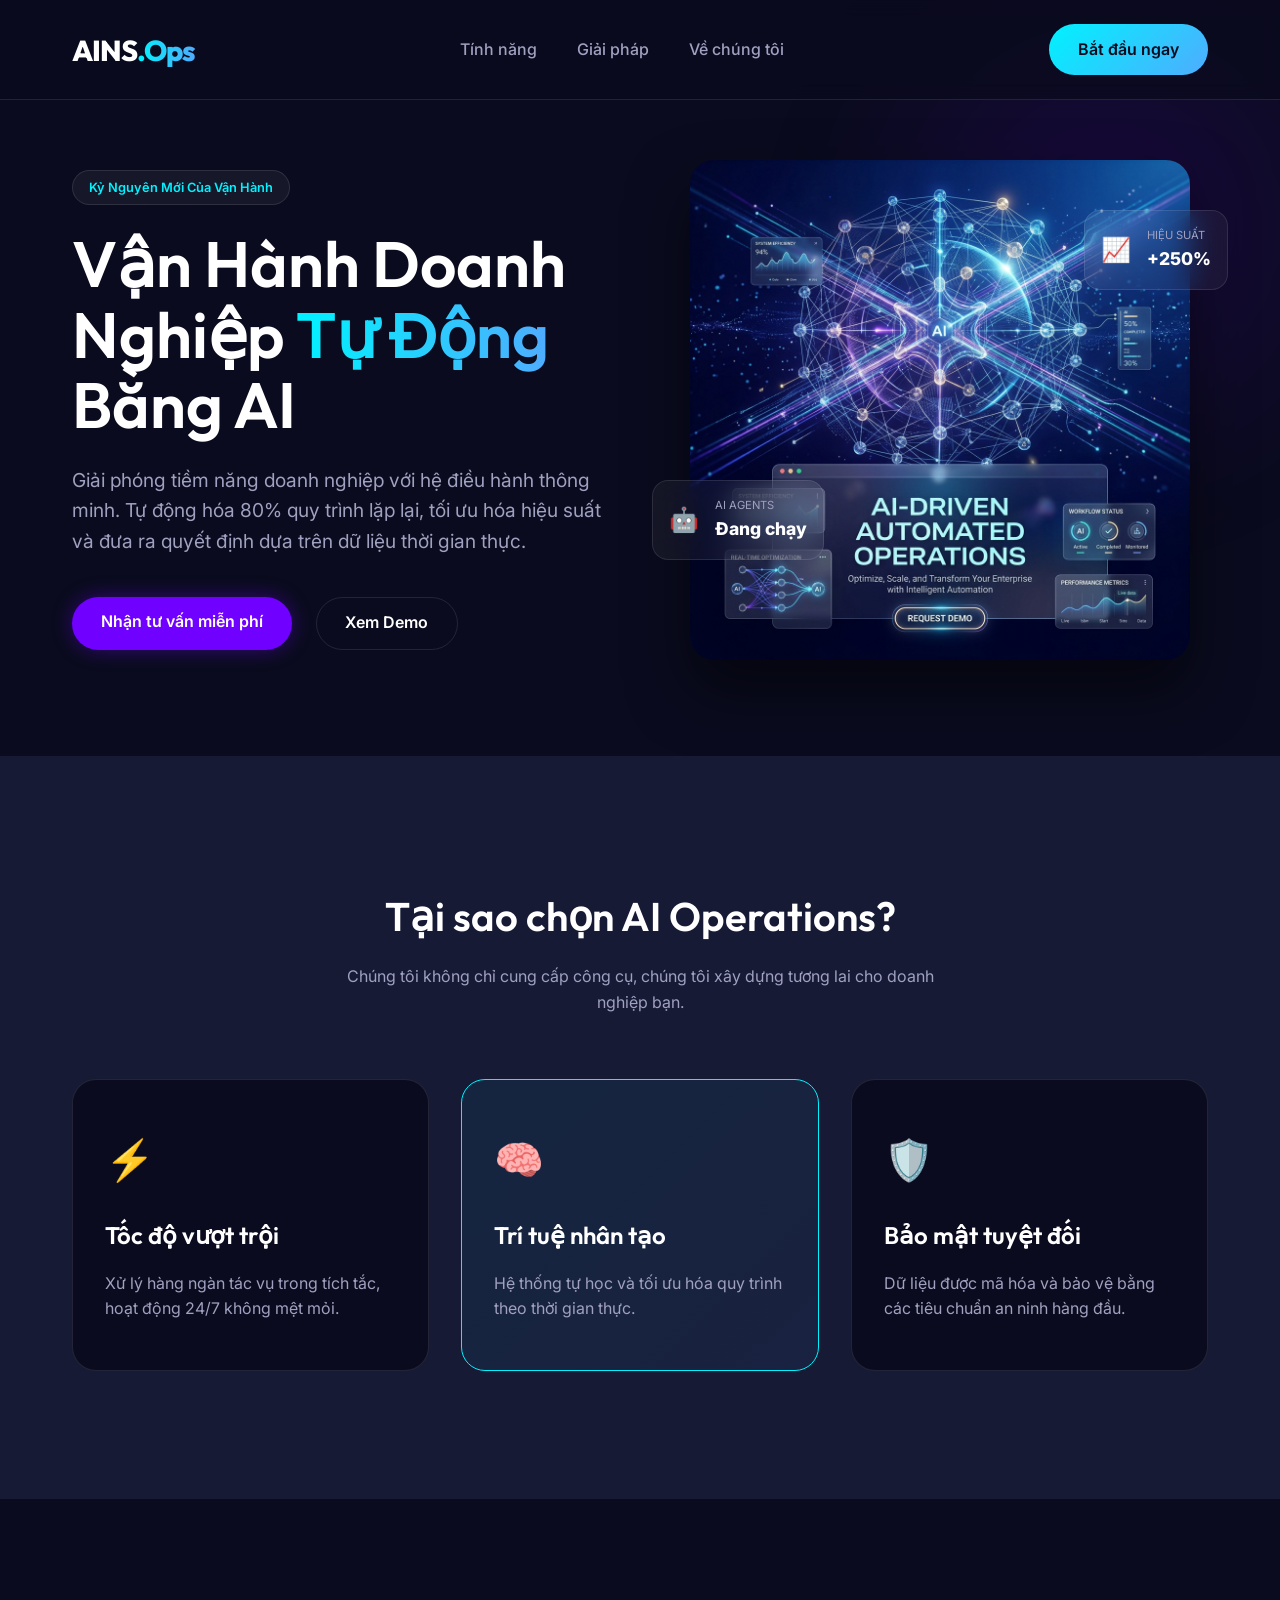
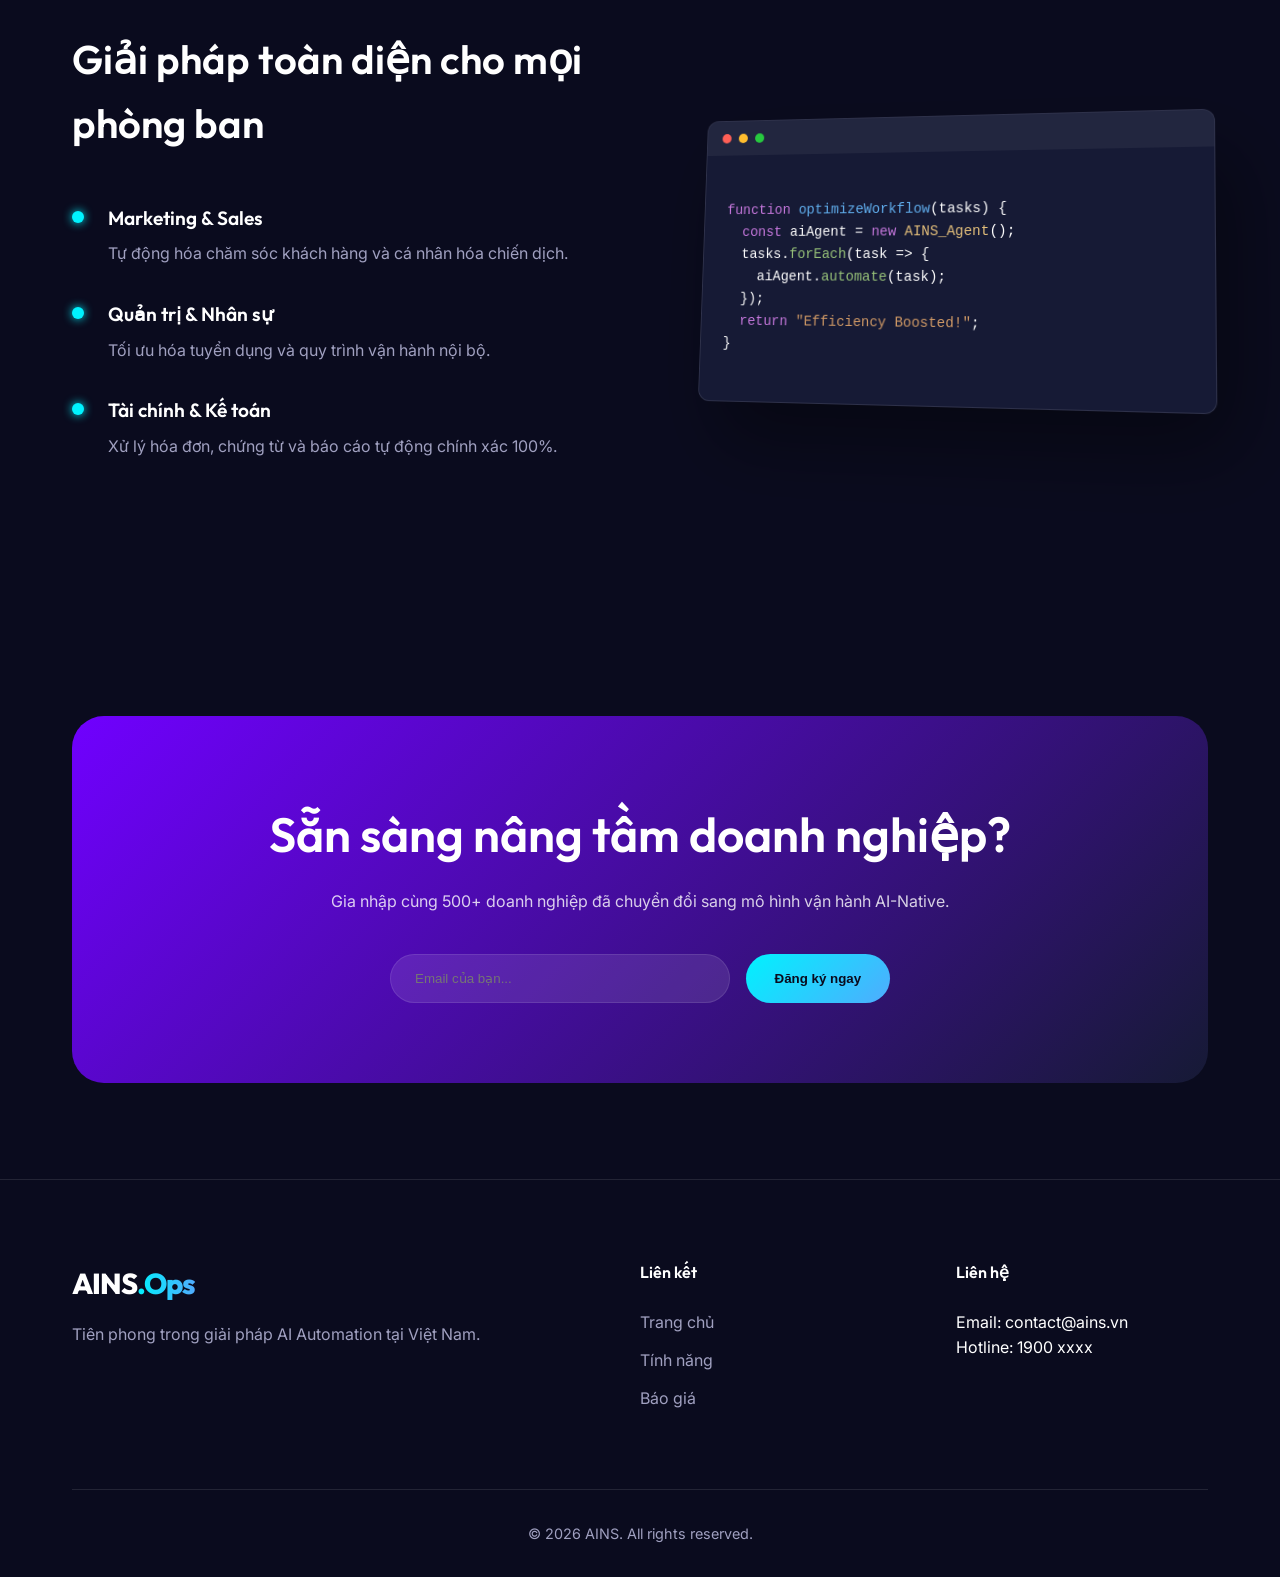
<file: examples/sample-company/opc-ains/01-growth/marketing/ai-automated-ops/index.html>
<!DOCTYPE html>
<html lang="vi">
<head>
    <meta charset="UTF-8">
    <meta name="viewport" content="width=device-width, initial-scale=1.0">
    <title>AI Automated Operations | Hệ Điều Hành Doanh Nghiệp Tự Động</title>
    <meta name="description" content="Giải pháp vận hành tự động bằng AI giúp tối ưu hóa quy trình, giảm chi phí và tăng hiệu suất vượt trội cho doanh nghiệp của bạn.">
    <link rel="preconnect" href="https://fonts.googleapis.com">
    <link rel="preconnect" href="https://fonts.gstatic.com" crossorigin>
    <link href="https://fonts.googleapis.com/css2?family=Outfit:wght@300;400;600;800&family=Inter:wght@300;400;600&display=swap" rel="stylesheet">
    <link rel="stylesheet" href="style.css">
</head>
<body>
    <nav class="navbar">
        <div class="container">
            <div class="logo">AINS<span>.Ops</span></div>
            <ul class="nav-links">
                <li><a href="#features">Tính năng</a></li>
                <li><a href="#solutions">Giải pháp</a></li>
                <li><a href="#about">Về chúng tôi</a></li>
            </ul>
            <a href="#cta" class="btn btn-primary">Bắt đầu ngay</a>
        </div>
    </nav>

    <header class="hero">
        <div class="hero-overlay"></div>
        <div class="container hero-content">
            <div class="hero-text">
                <span class="badge">Kỷ Nguyên Mới Của Vận Hành</span>
                <h1>Vận Hành Doanh Nghiệp <span>Tự Động</span> Bằng AI</h1>
                <p>Giải phóng tiềm năng doanh nghiệp với hệ điều hành thông minh. Tự động hóa 80% quy trình lặp lại, tối ưu hóa hiệu suất và đưa ra quyết định dựa trên dữ liệu thời gian thực.</p>
                <div class="hero-actions">
                    <a href="#cta" class="btn btn-glow">Nhận tư vấn miễn phí</a>
                    <a href="#demo" class="btn btn-outline">Xem Demo</a>
                </div>
            </div>
            <div class="hero-image">
                <img src="ai_automated_ops_hero.png" alt="AI Automated Operations Hero">
                <div class="floating-card card-1">
                    <div class="icon">📈</div>
                    <div>
                        <div class="label">Hiệu suất</div>
                        <div class="value">+250%</div>
                    </div>
                </div>
                <div class="floating-card card-2">
                    <div class="icon">🤖</div>
                    <div>
                        <div class="label">AI Agents</div>
                        <div class="value">Đang chạy</div>
                    </div>
                </div>
            </div>
        </div>
    </header>

    <section id="features" class="features">
        <div class="container">
            <div class="section-header">
                <h2>Tại sao chọn AI Operations?</h2>
                <p>Chúng tôi không chỉ cung cấp công cụ, chúng tôi xây dựng tương lai cho doanh nghiệp bạn.</p>
            </div>
            <div class="feature-grid">
                <div class="feature-card">
                    <div class="feature-icon">⚡</div>
                    <h3>Tốc độ vượt trội</h3>
                    <p>Xử lý hàng ngàn tác vụ trong tích tắc, hoạt động 24/7 không mệt mỏi.</p>
                </div>
                <div class="feature-card active">
                    <div class="feature-icon">🧠</div>
                    <h3>Trí tuệ nhân tạo</h3>
                    <p>Hệ thống tự học và tối ưu hóa quy trình theo thời gian thực.</p>
                </div>
                <div class="feature-card">
                    <div class="feature-icon">🛡️</div>
                    <h3>Bảo mật tuyệt đối</h3>
                    <p>Dữ liệu được mã hóa và bảo vệ bằng các tiêu chuẩn an ninh hàng đầu.</p>
                </div>
            </div>
        </div>
    </section>

    <section id="solutions" class="solutions">
        <div class="container">
            <div class="solutions-content">
                <div class="solutions-text">
                    <h2>Giải pháp toàn diện cho mọi phòng ban</h2>
                    <div class="solution-item">
                        <div class="dot"></div>
                        <div>
                            <h4>Marketing & Sales</h4>
                            <p>Tự động hóa chăm sóc khách hàng và cá nhân hóa chiến dịch.</p>
                        </div>
                    </div>
                    <div class="solution-item">
                        <div class="dot"></div>
                        <div>
                            <h4>Quản trị & Nhân sự</h4>
                            <p>Tối ưu hóa tuyển dụng và quy trình vận hành nội bộ.</p>
                        </div>
                    </div>
                    <div class="solution-item">
                        <div class="dot"></div>
                        <div>
                            <h4>Tài chính & Kế toán</h4>
                            <p>Xử lý hóa đơn, chứng từ và báo cáo tự động chính xác 100%.</p>
                        </div>
                    </div>
                </div>
                <div class="solutions-visual">
                    <div class="glass-box">
                        <div class="code-header">
                            <span class="dot-red"></span>
                            <span class="dot-yellow"></span>
                            <span class="dot-green"></span>
                        </div>
                        <div class="code-content">
                            <pre><code>
<span class="keyword">function</span> <span class="function">optimizeWorkflow</span>(tasks) {
  <span class="keyword">const</span> aiAgent = <span class="keyword">new</span> <span class="class">AINS_Agent</span>();
  tasks.<span class="method">forEach</span>(task => {
    aiAgent.<span class="method">automate</span>(task);
  });
  <span class="keyword">return</span> <span class="string">"Efficiency Boosted!"</span>;
}
                            </code></pre>
                        </div>
                    </div>
                </div>
            </div>
        </div>
    </section>

    <section id="cta" class="cta">
        <div class="container">
            <div class="cta-card">
                <h2>Sẵn sàng nâng tầm doanh nghiệp?</h2>
                <p>Gia nhập cùng 500+ doanh nghiệp đã chuyển đổi sang mô hình vận hành AI-Native.</p>
                <form class="cta-form">
                    <input type="email" placeholder="Email của bạn..." required>
                    <button type="submit" class="btn btn-primary">Đăng ký ngay</button>
                </form>
            </div>
        </div>
    </section>

    <footer class="footer">
        <div class="container">
            <div class="footer-grid">
                <div class="footer-brand">
                    <div class="logo">AINS<span>.Ops</span></div>
                    <p>Tiên phong trong giải pháp AI Automation tại Việt Nam.</p>
                </div>
                <div class="footer-links">
                    <h4>Liên kết</h4>
                    <ul>
                        <li><a href="#">Trang chủ</a></li>
                        <li><a href="#">Tính năng</a></li>
                        <li><a href="#">Báo giá</a></li>
                    </ul>
                </div>
                <div class="footer-contact">
                    <h4>Liên hệ</h4>
                    <p>Email: contact@ains.vn</p>
                    <p>Hotline: 1900 xxxx</p>
                </div>
            </div>
            <div class="footer-bottom">
                <p>&copy; 2026 AINS. All rights reserved.</p>
            </div>
        </div>
    </footer>

    <script src="script.js"></script>
</body>
</html>
</file>
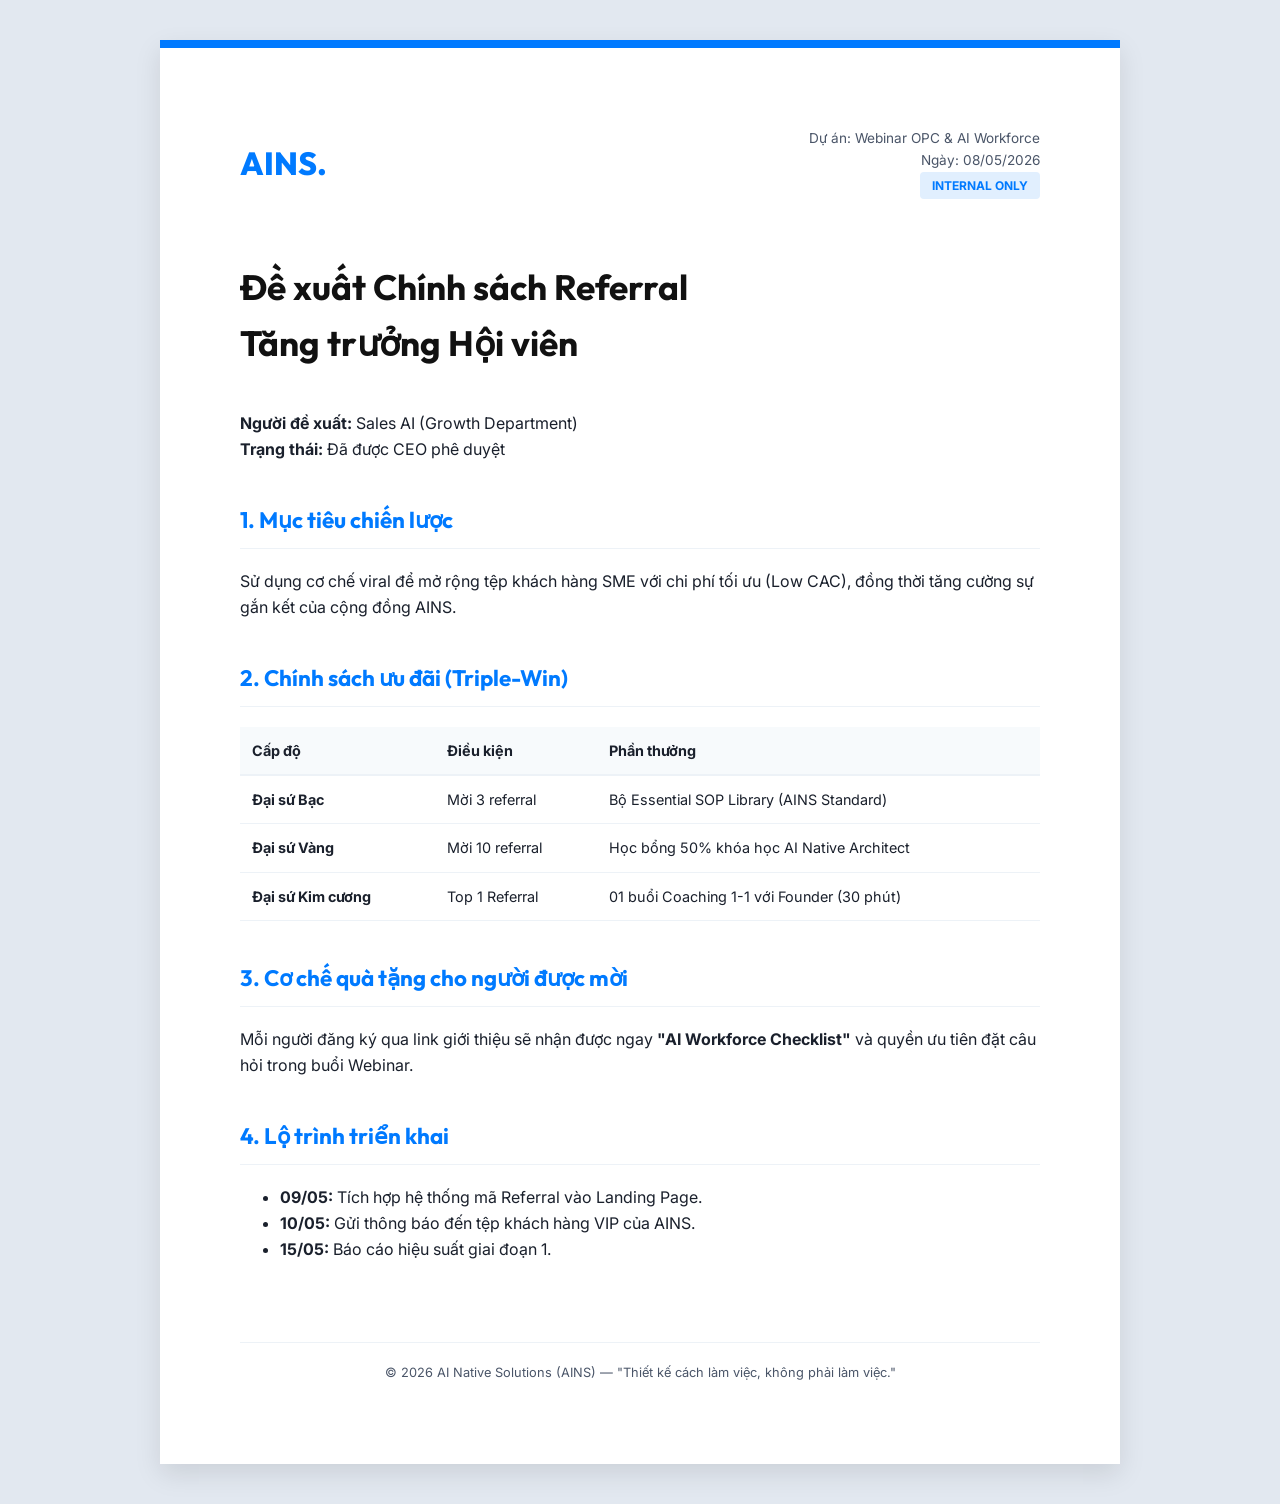
<file: examples/sample-company/opc-ains/01-growth/sales/webinar-referral-policy-professional.html>
<!DOCTYPE html>
<html lang="vi">
<head>
    <meta charset="UTF-8">
    <meta name="viewport" content="width=device-width, initial-scale=1.0">
    <title>Chính sách Referral Webinar - AINS</title>
    <link href="https://fonts.googleapis.com/css2?family=Inter:wght@400;600;700&family=Outfit:wght@700&display=swap" rel="stylesheet">
    <style>
        :root {
            --brand-blue: #007aff;
            --dark-text: #1a202c;
            --gray-text: #4a5568;
            --bg-light: #f8fafc;
        }
        body {
            font-family: 'Inter', sans-serif;
            color: var(--dark-text);
            line-height: 1.6;
            background: #e2e8f0;
            margin: 0;
            padding: 40px;
        }
        .page {
            background: white;
            max-width: 800px;
            margin: 0 auto;
            padding: 80px;
            box-shadow: 0 10px 25px rgba(0,0,0,0.1);
            border-top: 8px solid var(--brand-blue);
        }
        header {
            display: flex;
            justify-content: space-between;
            align-items: center;
            margin-bottom: 60px;
        }
        .logo {
            font-family: 'Outfit';
            font-size: 2rem;
            font-weight: 800;
            color: var(--brand-blue);
        }
        .meta {
            text-align: right;
            font-size: 0.85rem;
            color: var(--gray-text);
        }
        h1 {
            font-family: 'Outfit';
            font-size: 2.2rem;
            margin-bottom: 40px;
            color: #111;
        }
        h2 {
            font-family: 'Outfit';
            font-size: 1.4rem;
            margin-top: 40px;
            margin-bottom: 20px;
            color: var(--brand-blue);
            border-bottom: 1px solid #edf2f7;
            padding-bottom: 10px;
        }
        .badge {
            display: inline-block;
            background: #e1effe;
            color: var(--brand-blue);
            padding: 4px 12px;
            border-radius: 4px;
            font-size: 0.75rem;
            font-weight: 700;
            text-transform: uppercase;
        }
        table {
            width: 100%;
            border-collapse: collapse;
            margin: 20px 0;
        }
        th {
            text-align: left;
            background: #f7fafc;
            padding: 12px;
            font-size: 0.9rem;
            border-bottom: 2px solid #edf2f7;
        }
        td {
            padding: 12px;
            font-size: 0.9rem;
            border-bottom: 1px solid #edf2f7;
        }
        .footer {
            margin-top: 80px;
            padding-top: 20px;
            border-top: 1px solid #edf2f7;
            font-size: 0.8rem;
            color: var(--gray-text);
            text-align: center;
        }
        @media print {
            body { background: white; padding: 0; }
            .page { box-shadow: none; border: none; }
        }
    </style>
</head>
<body>
    <div class="page">
        <header>
            <div class="logo">AINS.</div>
            <div class="meta">
                <div>Dự án: Webinar OPC & AI Workforce</div>
                <div>Ngày: 08/05/2026</div>
                <div class="badge">Internal Only</div>
            </div>
        </header>

        <h1>Đề xuất Chính sách Referral<br>Tăng trưởng Hội viên</h1>

        <p><strong>Người đề xuất:</strong> Sales AI (Growth Department)<br>
        <strong>Trạng thái:</strong> Đã được CEO phê duyệt</p>

        <h2>1. Mục tiêu chiến lược</h2>
        <p>Sử dụng cơ chế viral để mở rộng tệp khách hàng SME với chi phí tối ưu (Low CAC), đồng thời tăng cường sự gắn kết của cộng đồng AINS.</p>

        <h2>2. Chính sách ưu đãi (Triple-Win)</h2>
        <table>
            <thead>
                <tr>
                    <th>Cấp độ</th>
                    <th>Điều kiện</th>
                    <th>Phần thưởng</th>
                </tr>
            </thead>
            <tbody>
                <tr>
                    <td><strong>Đại sứ Bạc</strong></td>
                    <td>Mời 3 referral</td>
                    <td>Bộ Essential SOP Library (AINS Standard)</td>
                </tr>
                <tr>
                    <td><strong>Đại sứ Vàng</strong></td>
                    <td>Mời 10 referral</td>
                    <td>Học bổng 50% khóa học AI Native Architect</td>
                </tr>
                <tr>
                    <td><strong>Đại sứ Kim cương</strong></td>
                    <td>Top 1 Referral</td>
                    <td>01 buổi Coaching 1-1 với Founder (30 phút)</td>
                </tr>
            </tbody>
        </table>

        <h2>3. Cơ chế quà tặng cho người được mời</h2>
        <p>Mỗi người đăng ký qua link giới thiệu sẽ nhận được ngay <strong>"AI Workforce Checklist"</strong> và quyền ưu tiên đặt câu hỏi trong buổi Webinar.</p>

        <h2>4. Lộ trình triển khai</h2>
        <ul>
            <li><strong>09/05:</strong> Tích hợp hệ thống mã Referral vào Landing Page.</li>
            <li><strong>10/05:</strong> Gửi thông báo đến tệp khách hàng VIP của AINS.</li>
            <li><strong>15/05:</strong> Báo cáo hiệu suất giai đoạn 1.</li>
        </ul>

        <div class="footer">
            © 2026 AI Native Solutions (AINS) — "Thiết kế cách làm việc, không phải làm việc."
        </div>
    </div>
</body>
</html>
</file>
<file: examples/sample-company/opc-ains/01-growth/marketing/ai-automated-ops/style.css>
:root {
    --primary: #00f2fe;
    --secondary: #4facfe;
    --accent: #7000ff;
    --dark: #0a0b1e;
    --dark-lighter: #161a35;
    --text: #ffffff;
    --text-muted: #a0a0c0;
    --glass: rgba(255, 255, 255, 0.05);
    --glass-border: rgba(255, 255, 255, 0.1);
    --transition: all 0.3s cubic-bezier(0.4, 0, 0.2, 1);
}

* {
    margin: 0;
    padding: 0;
    box-sizing: border-box;
}

html {
    scroll-behavior: smooth;
}

body {
    font-family: 'Inter', sans-serif;
    background-color: var(--dark);
    color: var(--text);
    line-height: 1.6;
    overflow-x: hidden;
}

h1, h2, h3, h4, .logo {
    font-family: 'Outfit', sans-serif;
    font-weight: 600;
}

.container {
    max-width: 1200px;
    margin: 0 auto;
    padding: 0 2rem;
}

/* Navbar */
.navbar {
    position: fixed;
    top: 0;
    width: 100%;
    z-index: 1000;
    padding: 1.5rem 0;
    background: rgba(10, 11, 30, 0.8);
    backdrop-filter: blur(10px);
    border-bottom: 1px solid var(--glass-border);
}

.navbar .container {
    display: flex;
    justify-content: space-between;
    align-items: center;
}

.logo {
    font-size: 1.8rem;
    font-weight: 800;
    letter-spacing: -1px;
}

.logo span {
    background: linear-gradient(to right, var(--primary), var(--secondary));
    -webkit-background-clip: text;
    -webkit-text-fill-color: transparent;
}

.nav-links {
    display: flex;
    list-style: none;
    gap: 2.5rem;
}

.nav-links a {
    color: var(--text-muted);
    text-decoration: none;
    font-weight: 500;
    transition: var(--transition);
}

.nav-links a:hover {
    color: var(--primary);
}

/* Buttons */
.btn {
    display: inline-block;
    padding: 0.8rem 1.8rem;
    border-radius: 50px;
    text-decoration: none;
    font-weight: 600;
    transition: var(--transition);
    cursor: pointer;
    border: none;
}

.btn-primary {
    background: linear-gradient(135deg, var(--primary), var(--secondary));
    color: var(--dark);
}

.btn-primary:hover {
    transform: translateY(-2px);
    box-shadow: 0 10px 20px rgba(0, 242, 254, 0.3);
}

.btn-glow {
    background: var(--accent);
    color: white;
    box-shadow: 0 0 20px rgba(112, 0, 255, 0.4);
}

.btn-glow:hover {
    transform: translateY(-2px);
    box-shadow: 0 0 30px rgba(112, 0, 255, 0.6);
}

.btn-outline {
    background: transparent;
    border: 1px solid var(--glass-border);
    color: white;
}

.btn-outline:hover {
    background: var(--glass);
}

/* Hero Section */
.hero {
    padding: 10rem 0 6rem;
    position: relative;
    overflow: hidden;
}

.hero-overlay {
    position: absolute;
    top: -10%;
    right: -10%;
    width: 600px;
    height: 600px;
    background: radial-gradient(circle, rgba(112, 0, 255, 0.15) 0%, transparent 70%);
    filter: blur(50px);
    z-index: -1;
}

.hero-content {
    display: grid;
    grid-template-columns: 1fr 1fr;
    align-items: center;
    gap: 4rem;
}

.badge {
    display: inline-block;
    padding: 0.4rem 1rem;
    background: var(--glass);
    border: 1px solid var(--glass-border);
    border-radius: 20px;
    font-size: 0.8rem;
    font-weight: 600;
    color: var(--primary);
    margin-bottom: 1.5rem;
}

.hero-text h1 {
    font-size: 4rem;
    line-height: 1.1;
    margin-bottom: 1.5rem;
}

.hero-text h1 span {
    background: linear-gradient(to right, var(--primary), var(--secondary));
    -webkit-background-clip: text;
    -webkit-text-fill-color: transparent;
}

.hero-text p {
    font-size: 1.2rem;
    color: var(--text-muted);
    margin-bottom: 2.5rem;
}

.hero-actions {
    display: flex;
    gap: 1.5rem;
}

.hero-image {
    position: relative;
    display: flex;
    justify-content: center;
}

.hero-image img {
    width: 100%;
    max-width: 500px;
    border-radius: 24px;
    box-shadow: 0 30px 60px rgba(0, 0, 0, 0.5);
    animation: float 6s ease-in-out infinite;
}

.floating-card {
    position: absolute;
    background: rgba(255, 255, 255, 0.05);
    backdrop-filter: blur(15px);
    border: 1px solid var(--glass-border);
    padding: 1rem;
    border-radius: 16px;
    display: flex;
    align-items: center;
    gap: 1rem;
    z-index: 10;
}

.card-1 {
    top: 10%;
    right: -20px;
    animation: float 5s ease-in-out infinite reverse;
}

.card-2 {
    bottom: 20%;
    left: -20px;
    animation: float 7s ease-in-out infinite 1s;
}

.floating-card .icon {
    font-size: 1.5rem;
}

.floating-card .label {
    font-size: 0.7rem;
    color: var(--text-muted);
    text-transform: uppercase;
}

.floating-card .value {
    font-weight: 800;
    font-size: 1.1rem;
}

/* Features */
.features {
    padding: 8rem 0;
    background: var(--dark-lighter);
}

.section-header {
    text-align: center;
    margin-bottom: 4rem;
}

.section-header h2 {
    font-size: 2.5rem;
    margin-bottom: 1rem;
}

.section-header p {
    color: var(--text-muted);
    max-width: 600px;
    margin: 0 auto;
}

.feature-grid {
    display: grid;
    grid-template-columns: repeat(3, 1fr);
    gap: 2rem;
}

.feature-card {
    background: var(--dark);
    padding: 3rem 2rem;
    border-radius: 24px;
    border: 1px solid var(--glass-border);
    transition: var(--transition);
}

.feature-card:hover {
    border-color: var(--primary);
    transform: translateY(-10px);
}

.feature-card.active {
    background: linear-gradient(135deg, rgba(0, 242, 254, 0.05), rgba(79, 172, 254, 0.05));
    border-color: var(--primary);
}

.feature-icon {
    font-size: 2.5rem;
    margin-bottom: 1.5rem;
}

.feature-card h3 {
    font-size: 1.5rem;
    margin-bottom: 1rem;
}

.feature-card p {
    color: var(--text-muted);
}

/* Solutions */
.solutions {
    padding: 8rem 0;
}

.solutions-content {
    display: grid;
    grid-template-columns: 1fr 1fr;
    gap: 6rem;
    align-items: center;
}

.solutions-text h2 {
    font-size: 2.5rem;
    margin-bottom: 3rem;
}

.solution-item {
    display: flex;
    gap: 1.5rem;
    margin-bottom: 2rem;
}

.dot {
    width: 12px;
    height: 12px;
    border-radius: 50%;
    background: var(--primary);
    margin-top: 0.5rem;
    box-shadow: 0 0 10px var(--primary);
}

.solution-item h4 {
    font-size: 1.2rem;
    margin-bottom: 0.5rem;
}

.solution-item p {
    color: var(--text-muted);
}

.solutions-visual {
    perspective: 1000px;
}

.glass-box {
    background: var(--dark-lighter);
    border: 1px solid var(--glass-border);
    border-radius: 12px;
    overflow: hidden;
    transform: rotateY(-10deg) rotateX(5deg);
    box-shadow: 20px 40px 80px rgba(0,0,0,0.4);
}

.code-header {
    background: rgba(255,255,255,0.05);
    padding: 0.8rem 1rem;
    display: flex;
    gap: 0.5rem;
}

.dot-red { width: 10px; height: 10px; background: #ff5f56; border-radius: 50%; }
.dot-yellow { width: 10px; height: 10px; background: #ffbd2e; border-radius: 50%; }
.dot-green { width: 10px; height: 10px; background: #27c93f; border-radius: 50%; }

.code-content {
    padding: 1.5rem;
    font-family: 'Courier New', Courier, monospace;
    font-size: 0.9rem;
}

.keyword { color: #c678dd; }
.function { color: #61afef; }
.class { color: #e5c07b; }
.method { color: #98c379; }
.string { color: #d19a66; }

/* CTA */
.cta {
    padding: 6rem 0;
}

.cta-card {
    background: linear-gradient(135deg, var(--accent), var(--dark-lighter));
    padding: 5rem 3rem;
    border-radius: 32px;
    text-align: center;
    position: relative;
    overflow: hidden;
}

.cta-card h2 {
    font-size: 3rem;
    margin-bottom: 1rem;
}

.cta-card p {
    margin-bottom: 2.5rem;
    opacity: 0.8;
}

.cta-form {
    display: flex;
    max-width: 500px;
    margin: 0 auto;
    gap: 1rem;
}

.cta-form input {
    flex: 1;
    padding: 1rem 1.5rem;
    border-radius: 50px;
    border: 1px solid var(--glass-border);
    background: rgba(255,255,255,0.1);
    color: white;
    outline: none;
}

/* Footer */
.footer {
    padding: 5rem 0 2rem;
    border-top: 1px solid var(--glass-border);
}

.footer-grid {
    display: grid;
    grid-template-columns: 2fr 1fr 1fr;
    gap: 4rem;
    margin-bottom: 4rem;
}

.footer-brand p {
    color: var(--text-muted);
    margin-top: 1rem;
}

.footer-links h4, .footer-contact h4 {
    margin-bottom: 1.5rem;
}

.footer-links ul {
    list-style: none;
}

.footer-links li {
    margin-bottom: 0.8rem;
}

.footer-links a {
    color: var(--text-muted);
    text-decoration: none;
    transition: var(--transition);
}

.footer-links a:hover {
    color: var(--primary);
}

.footer-bottom {
    text-align: center;
    padding-top: 2rem;
    border-top: 1px solid var(--glass-border);
    color: var(--text-muted);
    font-size: 0.9rem;
}

@keyframes float {
    0%, 100% { transform: translateY(0); }
    50% { transform: translateY(-20px); }
}

/* Responsive */
@media (max-width: 968px) {
    .hero-content, .solutions-content, .feature-grid, .footer-grid {
        grid-template-columns: 1fr;
        text-align: center;
    }
    
    .hero-text h1 { font-size: 3rem; }
    
    .hero-actions { justify-content: center; }
    
    .nav-links { display: none; }
    
    .hero-image { margin-top: 3rem; }
    
    .cta-form { flex-direction: column; }
    
    .solutions-visual { display: none; }
}
</file>
